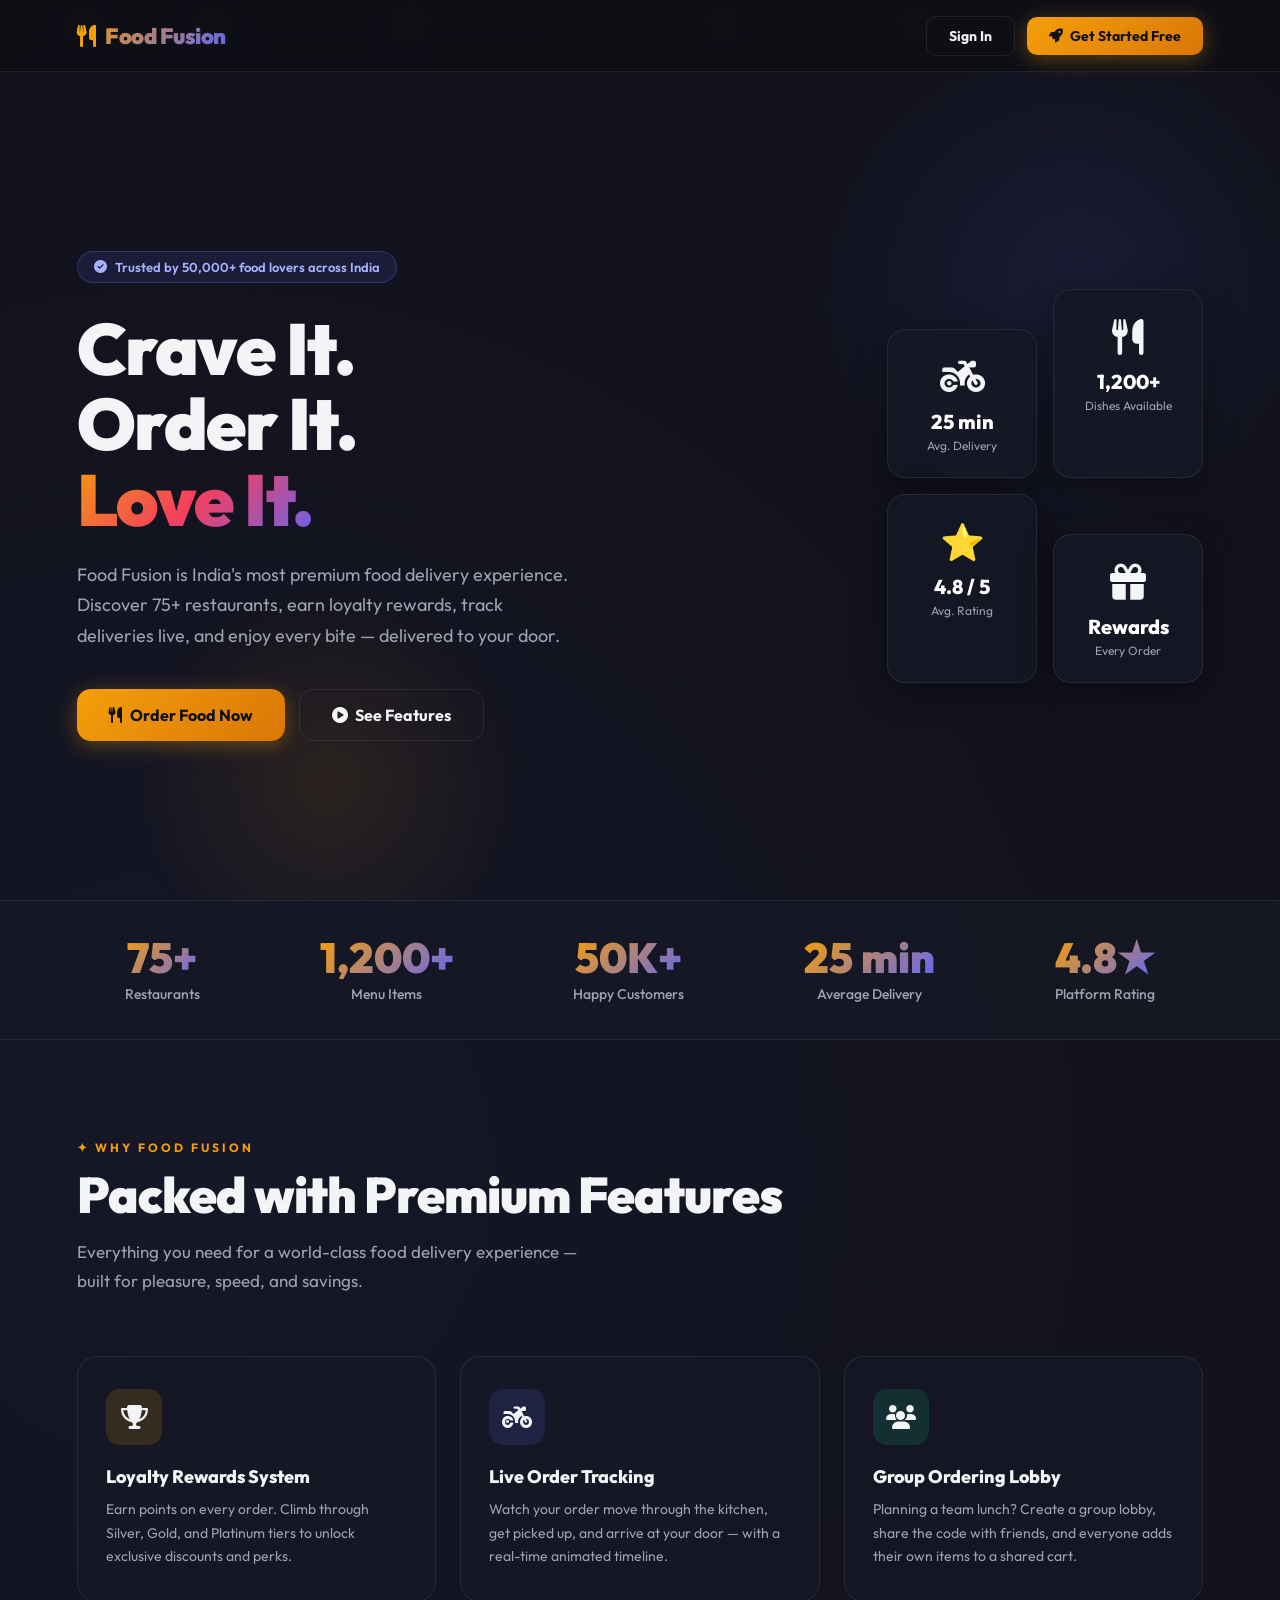
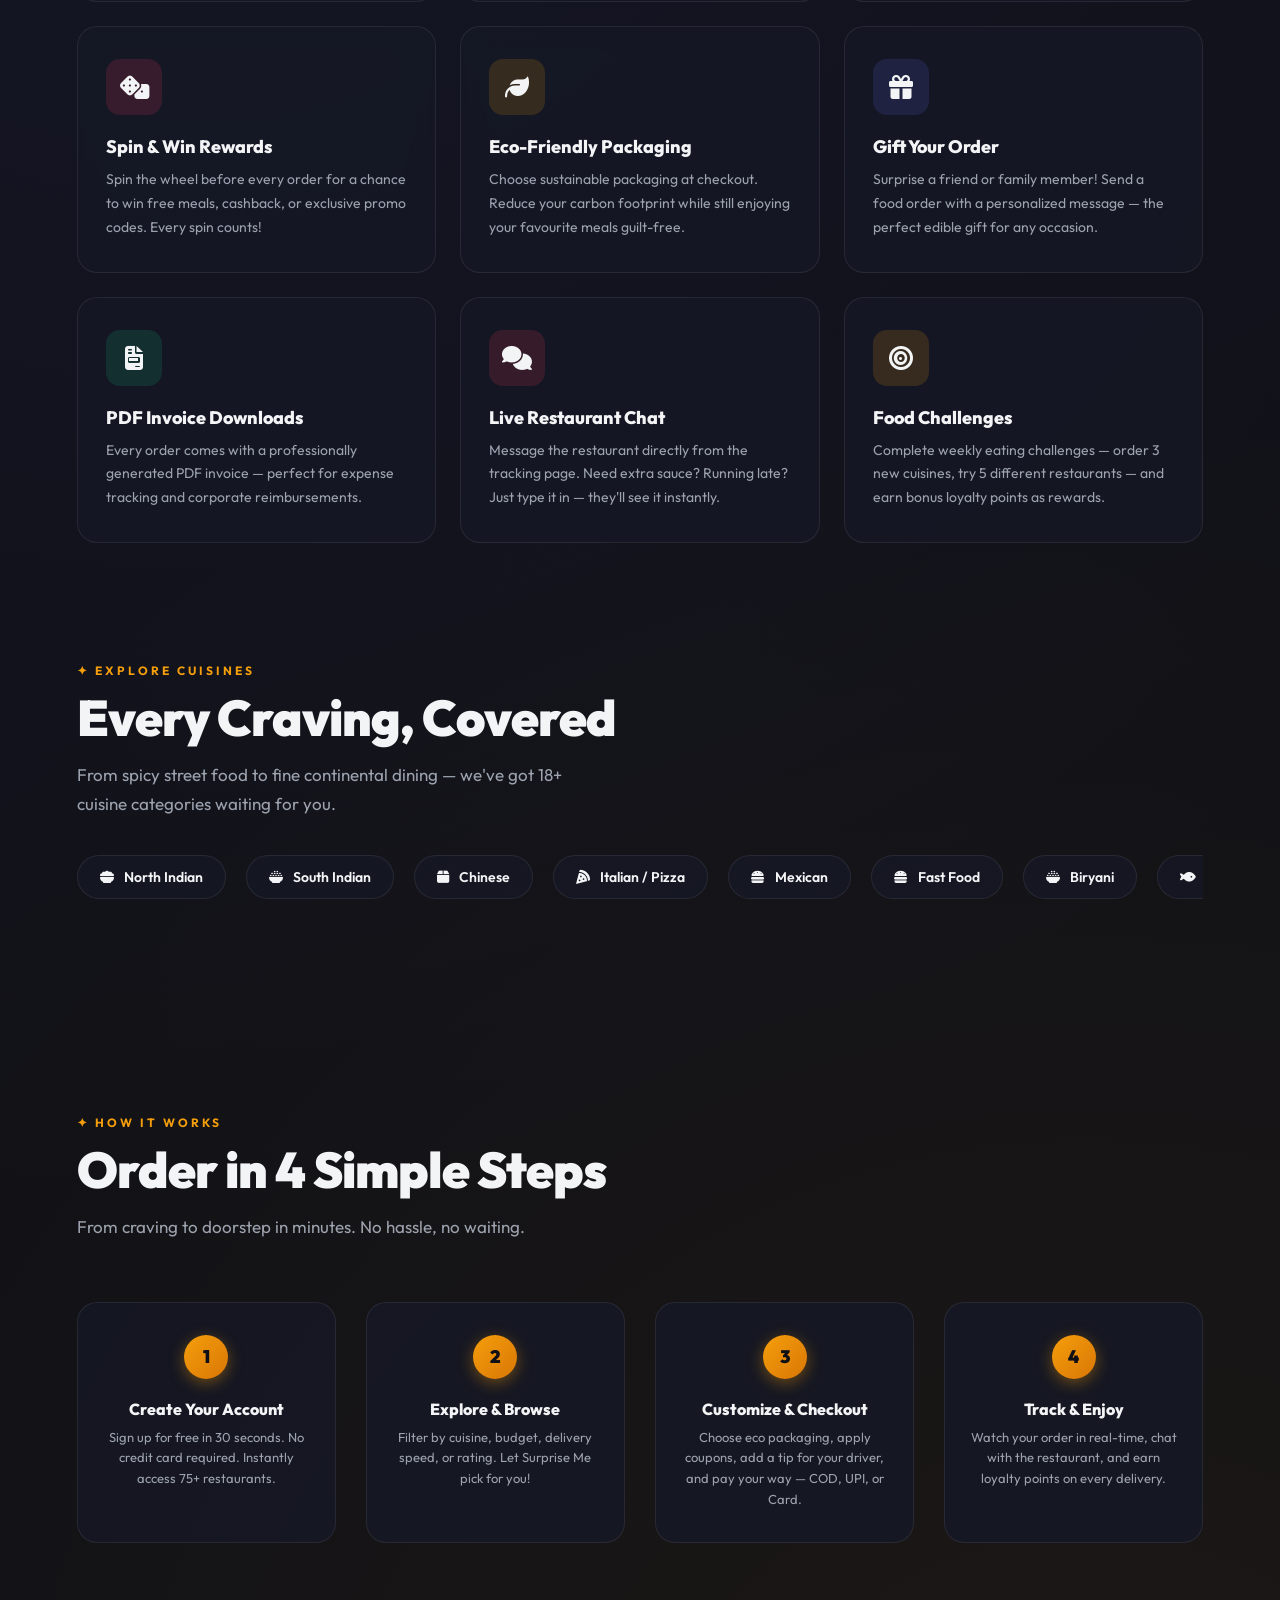
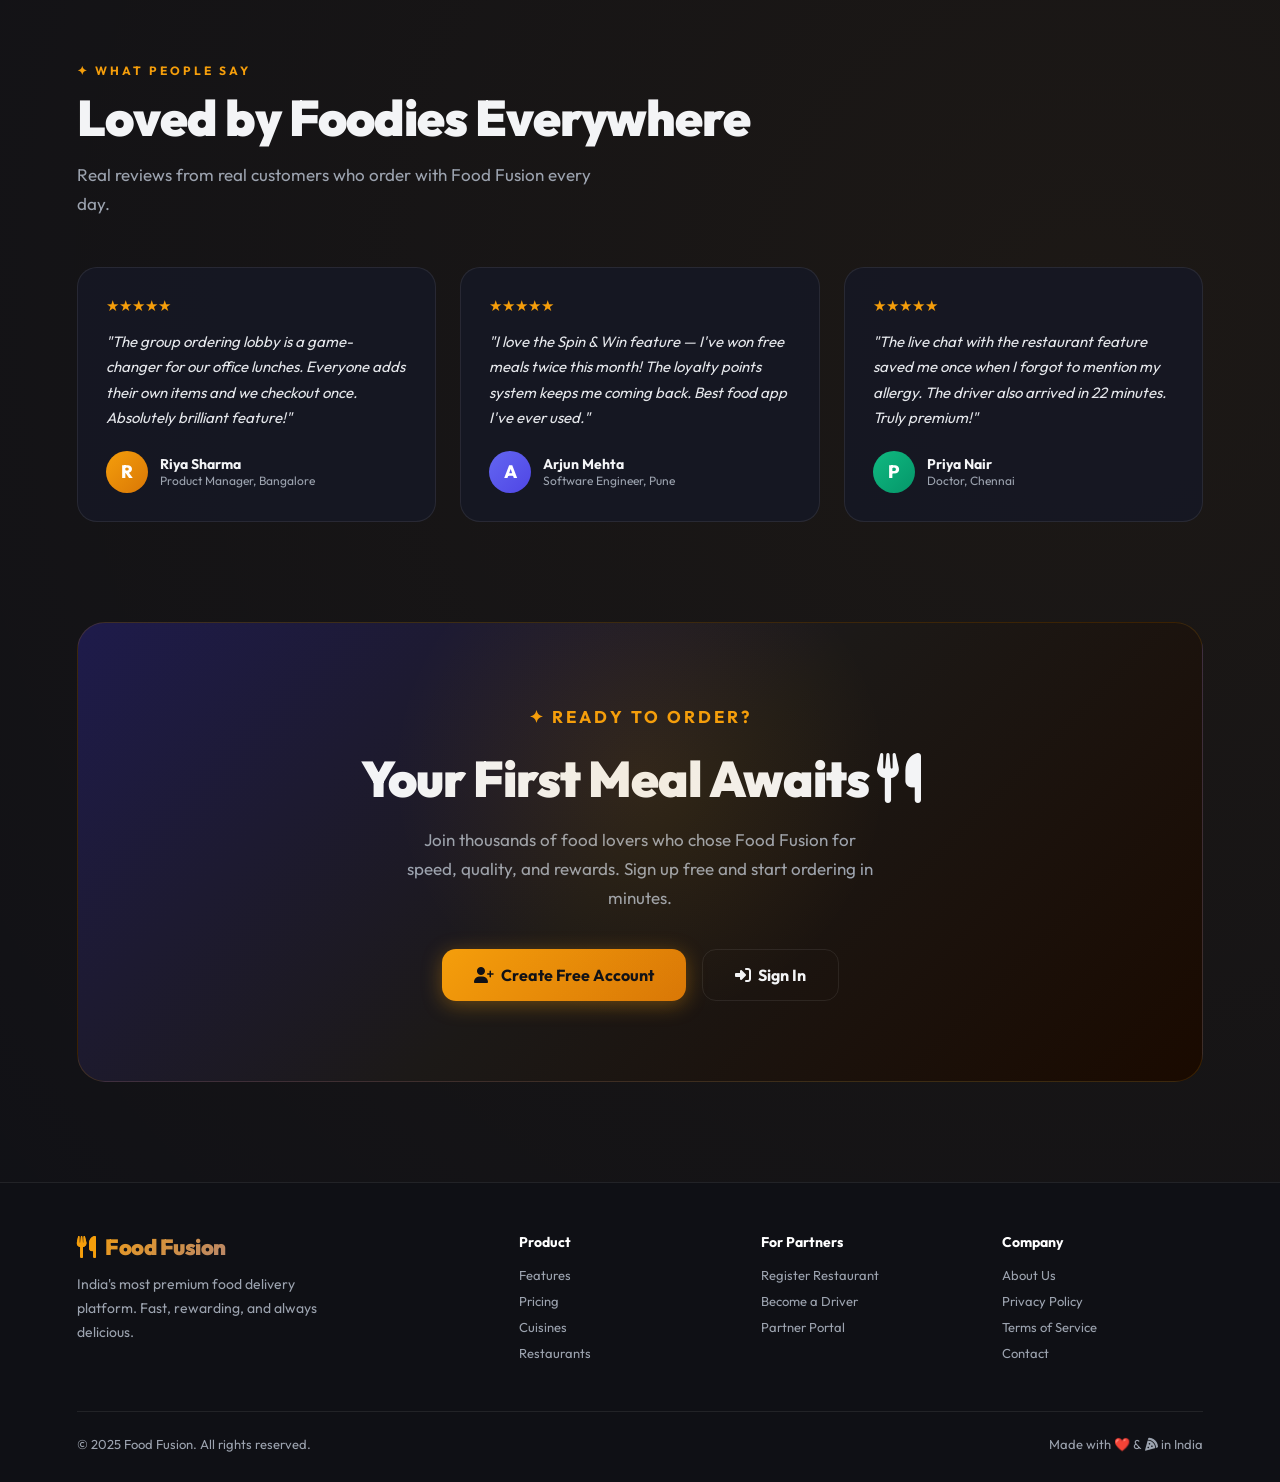
<file: src/main/resources/static/landing.html>
<!DOCTYPE html>
<html lang="en">
<head>
    <meta charset="UTF-8">
    <meta name="viewport" content="width=device-width, initial-scale=1.0">
    <meta name="description" content="Food Fusion — India's most premium food delivery experience. Discover restaurants, earn loyalty rewards, and enjoy lightning-fast delivery.">
    <title>Food Fusion — Premium Food Delivery</title>
    <link rel="icon" type="image/png" href="images/logo.png">
    <link rel="stylesheet" href="https://cdnjs.cloudflare.com/ajax/libs/font-awesome/6.4.0/css/all.min.css">
    <link href="https://fonts.googleapis.com/css2?family=Outfit:wght@300;400;500;600;700;800;900&display=swap" rel="stylesheet">
    <style>
        :root {
            --amber: #f59e0b;
            --indigo: #6366f1;
            --emerald: #10b981;
            --rose: #f43f5e;
            --dark: #0f1016;
            --card: rgba(22, 24, 37, 0.85);
            --border: rgba(255,255,255,0.08);
            --muted: #9ca3af;
        }

        * { margin: 0; padding: 0; box-sizing: border-box; }

        body {
            background: var(--dark);
            color: #f3f4f6;
            font-family: 'Outfit', sans-serif;
            overflow-x: hidden;
            background-image:
                radial-gradient(circle at 15% 25%, rgba(99,102,241,0.08) 0%, transparent 45%),
                radial-gradient(circle at 85% 75%, rgba(245,158,11,0.06) 0%, transparent 45%);
        }

        /* ─── NAVBAR ─── */
        nav {
            display: flex;
            justify-content: space-between;
            align-items: center;
            padding: 0 6%;
            height: 72px;
            position: sticky;
            top: 0;
            z-index: 100;
            background: rgba(15, 16, 22, 0.85);
            backdrop-filter: blur(16px);
            border-bottom: 1px solid var(--border);
        }

        .logo {
            font-size: 22px;
            font-weight: 900;
            background: linear-gradient(135deg, #f59e0b, #6366f1);
            -webkit-background-clip: text;
            -webkit-text-fill-color: transparent;
            display: flex;
            align-items: center;
            gap: 10px;
            letter-spacing: -0.5px;
        }

        .logo i { -webkit-text-fill-color: #f59e0b; }

        .nav-cta {
            display: flex;
            gap: 12px;
            align-items: center;
        }

        .btn {
            padding: 10px 22px;
            border-radius: 10px;
            font-weight: 700;
            font-size: 14px;
            border: none;
            cursor: pointer;
            text-decoration: none;
            display: inline-flex;
            align-items: center;
            gap: 7px;
            transition: all 0.25s ease;
            font-family: 'Outfit', sans-serif;
        }

        .btn-outline {
            background: transparent;
            border: 1.5px solid var(--border);
            color: #f3f4f6;
        }

        .btn-outline:hover { border-color: var(--amber); color: var(--amber); }

        .btn-primary {
            background: linear-gradient(135deg, #f59e0b, #d97706);
            color: #0f1016;
            box-shadow: 0 4px 20px rgba(245,158,11,0.35);
        }

        .btn-primary:hover {
            transform: translateY(-2px);
            box-shadow: 0 8px 28px rgba(245,158,11,0.45);
        }

        /* ─── HERO ─── */
        .hero {
            min-height: 92vh;
            display: flex;
            align-items: center;
            padding: 80px 6% 60px;
            position: relative;
            overflow: hidden;
        }

        .hero::before {
            content: '';
            position: absolute;
            width: 600px;
            height: 600px;
            background: radial-gradient(circle, rgba(99,102,241,0.12) 0%, transparent 70%);
            top: -100px;
            right: -100px;
            pointer-events: none;
        }

        .hero::after {
            content: '';
            position: absolute;
            width: 400px;
            height: 400px;
            background: radial-gradient(circle, rgba(245,158,11,0.1) 0%, transparent 70%);
            bottom: -80px;
            left: 10%;
            pointer-events: none;
        }

        .hero-content { max-width: 620px; z-index: 1; }

        .hero-badge {
            display: inline-flex;
            align-items: center;
            gap: 8px;
            background: rgba(99,102,241,0.12);
            border: 1px solid rgba(99,102,241,0.3);
            padding: 7px 16px;
            border-radius: 50px;
            font-size: 13px;
            font-weight: 600;
            color: #a5b4fc;
            margin-bottom: 28px;
            animation: slideDown 0.6s ease;
        }

        .hero h1 {
            font-size: clamp(42px, 6vw, 72px);
            font-weight: 900;
            line-height: 1.05;
            letter-spacing: -1.5px;
            margin-bottom: 22px;
            animation: slideUp 0.7s ease;
        }

        .hero h1 .gradient-text {
            background: linear-gradient(135deg, #f59e0b 0%, #f43f5e 50%, #6366f1 100%);
            -webkit-background-clip: text;
            -webkit-text-fill-color: transparent;
        }

        .hero p {
            font-size: 18px;
            color: var(--muted);
            line-height: 1.7;
            margin-bottom: 38px;
            max-width: 500px;
            animation: slideUp 0.8s ease;
        }

        .hero-actions {
            display: flex;
            gap: 14px;
            flex-wrap: wrap;
            animation: slideUp 0.9s ease;
        }

        .btn-large { padding: 15px 32px; font-size: 16px; border-radius: 14px; }

        .hero-floater {
            position: absolute;
            right: 6%;
            top: 50%;
            transform: translateY(-50%);
            display: grid;
            grid-template-columns: 1fr 1fr;
            gap: 16px;
            z-index: 1;
            animation: floatIn 1s ease;
        }

        @media (max-width: 900px) { .hero-floater { display: none; } }

        .float-card {
            background: var(--card);
            border: 1px solid var(--border);
            border-radius: 18px;
            padding: 24px;
            backdrop-filter: blur(12px);
            box-shadow: 0 8px 32px rgba(0,0,0,0.4);
            text-align: center;
            min-width: 150px;
            transition: transform 0.3s ease;
        }

        .float-card:hover { transform: translateY(-6px); }

        .float-card .icon { font-size: 36px; margin-bottom: 10px; }
        .float-card .label { font-size: 12px; color: var(--muted); }
        .float-card .value { font-size: 20px; font-weight: 800; color: #fff; margin: 4px 0; }

        /* ─── STATS ─── */
        .stats-bar {
            background: var(--card);
            border-top: 1px solid var(--border);
            border-bottom: 1px solid var(--border);
            padding: 36px 6%;
            display: flex;
            justify-content: space-around;
            flex-wrap: wrap;
            gap: 24px;
        }

        .stat-item { text-align: center; }
        .stat-num {
            font-size: 42px;
            font-weight: 900;
            background: linear-gradient(135deg, #f59e0b, #6366f1);
            -webkit-background-clip: text;
            -webkit-text-fill-color: transparent;
            line-height: 1;
        }
        .stat-label { font-size: 14px; color: var(--muted); margin-top: 6px; font-weight: 500; }

        /* ─── SECTIONS ─── */
        section { padding: 100px 6%; }

        .section-tag {
            font-size: 12px;
            font-weight: 700;
            letter-spacing: 3px;
            text-transform: uppercase;
            color: var(--amber);
            margin-bottom: 12px;
        }

        .section-title {
            font-size: clamp(32px, 4vw, 50px);
            font-weight: 900;
            letter-spacing: -1px;
            margin-bottom: 16px;
            line-height: 1.1;
        }

        .section-subtitle {
            font-size: 17px;
            color: var(--muted);
            line-height: 1.7;
            max-width: 520px;
            margin-bottom: 60px;
        }

        /* ─── FEATURES ─── */
        .features-grid {
            display: grid;
            grid-template-columns: repeat(auto-fit, minmax(280px, 1fr));
            gap: 24px;
        }

        .feature-card {
            background: var(--card);
            border: 1px solid var(--border);
            border-radius: 20px;
            padding: 32px 28px;
            backdrop-filter: blur(12px);
            transition: all 0.3s ease;
            position: relative;
            overflow: hidden;
        }

        .feature-card::before {
            content: '';
            position: absolute;
            inset: 0;
            background: linear-gradient(135deg, var(--glow-color, rgba(245,158,11,0)), transparent 60%);
            opacity: 0;
            transition: opacity 0.3s;
        }

        .feature-card:hover { transform: translateY(-6px); box-shadow: 0 20px 60px rgba(0,0,0,0.5); }
        .feature-card:hover::before { opacity: 1; }

        .feature-icon {
            width: 56px;
            height: 56px;
            border-radius: 14px;
            display: flex;
            align-items: center;
            justify-content: center;
            font-size: 24px;
            margin-bottom: 20px;
        }

        .feature-card h3 { font-size: 18px; font-weight: 800; margin-bottom: 10px; }
        .feature-card p { font-size: 14px; color: var(--muted); line-height: 1.7; }

        /* ─── CUISINES ─── */
        .cuisines-scroll {
            display: flex;
            gap: 20px;
            overflow-x: auto;
            padding-bottom: 16px;
            scrollbar-width: none;
        }

        .cuisines-scroll::-webkit-scrollbar { display: none; }

        .cuisine-pill {
            flex-shrink: 0;
            background: var(--card);
            border: 1px solid var(--border);
            border-radius: 50px;
            padding: 12px 22px;
            font-size: 14px;
            font-weight: 600;
            display: flex;
            align-items: center;
            gap: 10px;
            cursor: default;
            transition: all 0.2s ease;
            white-space: nowrap;
        }

        .cuisine-pill:hover { border-color: var(--amber); color: var(--amber); transform: scale(1.04); }
        .cuisine-pill span { font-size: 22px; }

        /* ─── HOW IT WORKS ─── */
        .steps-row {
            display: grid;
            grid-template-columns: repeat(auto-fit, minmax(220px, 1fr));
            gap: 30px;
        }

        .step-card {
            background: var(--card);
            border: 1px solid var(--border);
            border-radius: 20px;
            padding: 32px 24px;
            text-align: center;
            position: relative;
        }

        .step-num {
            width: 44px;
            height: 44px;
            border-radius: 50%;
            background: linear-gradient(135deg, #f59e0b, #d97706);
            color: #0f1016;
            font-weight: 900;
            font-size: 18px;
            display: flex;
            align-items: center;
            justify-content: center;
            margin: 0 auto 20px;
            box-shadow: 0 4px 16px rgba(245,158,11,0.4);
        }

        .step-card h3 { font-size: 16px; font-weight: 800; margin-bottom: 8px; }
        .step-card p { font-size: 13px; color: var(--muted); line-height: 1.6; }

        /* ─── TESTIMONIALS ─── */
        .testimonials-grid {
            display: grid;
            grid-template-columns: repeat(auto-fit, minmax(300px, 1fr));
            gap: 24px;
        }

        .testimonial-card {
            background: var(--card);
            border: 1px solid var(--border);
            border-radius: 20px;
            padding: 28px;
        }

        .stars { color: var(--amber); font-size: 15px; margin-bottom: 14px; }
        .testimonial-text { font-size: 15px; color: #e5e7eb; line-height: 1.7; margin-bottom: 20px; font-style: italic; }

        .reviewer {
            display: flex;
            align-items: center;
            gap: 12px;
        }

        .avatar {
            width: 42px;
            height: 42px;
            border-radius: 50%;
            display: flex;
            align-items: center;
            justify-content: center;
            font-size: 18px;
            font-weight: 800;
            color: #fff;
        }

        .reviewer-name { font-weight: 700; font-size: 14px; }
        .reviewer-role { font-size: 12px; color: var(--muted); }

        /* ─── CTA BANNER ─── */
        .cta-section {
            margin: 0 6% 100px;
            border-radius: 28px;
            background: linear-gradient(135deg, #1e1b4b 0%, #1c1917 50%, #1a0a00 100%);
            border: 1px solid rgba(245,158,11,0.15);
            padding: 80px 60px;
            text-align: center;
            position: relative;
            overflow: hidden;
        }

        .cta-section::before {
            content: '';
            position: absolute;
            width: 500px;
            height: 500px;
            background: radial-gradient(circle, rgba(245,158,11,0.1) 0%, transparent 70%);
            top: -100px;
            left: 50%;
            transform: translateX(-50%);
            pointer-events: none;
        }

        .cta-section h2 { font-size: clamp(28px, 4vw, 50px); font-weight: 900; margin-bottom: 16px; letter-spacing: -1px; }
        .cta-section p { font-size: 17px; color: var(--muted); max-width: 480px; margin: 0 auto 36px; line-height: 1.7; }

        /* ─── FOOTER ─── */
        footer {
            background: rgba(15,16,22,0.95);
            border-top: 1px solid var(--border);
            padding: 50px 6% 30px;
        }

        .footer-grid {
            display: grid;
            grid-template-columns: 2fr 1fr 1fr 1fr;
            gap: 40px;
            margin-bottom: 40px;
        }

        @media (max-width: 768px) { .footer-grid { grid-template-columns: 1fr 1fr; } }

        .footer-brand p { font-size: 14px; color: var(--muted); line-height: 1.7; margin-top: 12px; max-width: 260px; }

        .footer-col h4 { font-size: 14px; font-weight: 700; margin-bottom: 16px; color: #fff; }
        .footer-col a {
            display: block;
            font-size: 13px;
            color: var(--muted);
            text-decoration: none;
            margin-bottom: 10px;
            transition: color 0.2s;
            cursor: default;
        }
        .footer-col a:hover { color: var(--amber); }

        .footer-bottom {
            border-top: 1px solid var(--border);
            padding-top: 24px;
            display: flex;
            justify-content: space-between;
            align-items: center;
            flex-wrap: wrap;
            gap: 12px;
            font-size: 13px;
            color: var(--muted);
        }

        /* ─── ANIMATIONS ─── */
        @keyframes slideDown { from { opacity:0; transform:translateY(-20px); } to { opacity:1; transform:translateY(0); } }
        @keyframes slideUp   { from { opacity:0; transform:translateY(30px); } to { opacity:1; transform:translateY(0); } }
        @keyframes floatIn   { from { opacity:0; transform:translateY(-50%) translateX(40px); } to { opacity:1; transform:translateY(-50%) translateX(0); } }

        @keyframes pulse-glow {
            0%, 100% { box-shadow: 0 0 0 0 rgba(245,158,11,0.4); }
            50% { box-shadow: 0 0 0 12px rgba(245,158,11,0); }
        }

        .pulse { animation: pulse-glow 2.5s infinite; }

        /* Floating food emojis bg */
        .food-bg-emoji {
            position: fixed;
            font-size: 2.5rem;
            opacity: 0.03;
            pointer-events: none;
            animation: floatEmoji linear infinite;
            z-index: 0;
        }

        @keyframes floatEmoji {
            from { transform: translateY(110vh) rotate(0deg); }
            to   { transform: translateY(-10vh) rotate(360deg); }
        }
    </style>
</head>
<body>

    <!-- Ambient floating food emojis -->
    <div class="food-bg-emoji" style="left:5%;  animation-duration:18s; animation-delay:0s;"><i class="fa-solid fa-pizza-slice"></i></div>
    <div class="food-bg-emoji" style="left:15%; animation-duration:22s; animation-delay:3s;"><i class="fa-solid fa-burger"></i></div>
    <div class="food-bg-emoji" style="left:30%; animation-duration:16s; animation-delay:6s;">🍣</div>
    <div class="food-bg-emoji" style="left:55%; animation-duration:20s; animation-delay:1s;"><i class="fa-solid fa-burger"></i></div>
    <div class="food-bg-emoji" style="left:70%; animation-duration:24s; animation-delay:4s;"><i class="fa-solid fa-bowl-food"></i></div>
    <div class="food-bg-emoji" style="left:85%; animation-duration:17s; animation-delay:8s;"><i class="fa-solid fa-ice-cream"></i></div>

    <!-- ═══════ NAVBAR ═══════ -->
    <nav>
        <div class="logo">
            <i class="fa-solid fa-utensils"></i>
            Food Fusion
        </div>
        <div class="nav-cta">
            <a href="/app" class="btn btn-outline">Sign In</a>
            <a href="/app#/register" class="btn btn-primary pulse">
                <i class="fa-solid fa-rocket"></i> Get Started Free
            </a>
        </div>
    </nav>

    <!-- ═══════ HERO ═══════ -->
    <section class="hero">
        <div class="hero-content">
            <div class="hero-badge">
                <i class="fa-solid fa-circle-check"></i>
                Trusted by 50,000+ food lovers across India
            </div>
            <h1>
                Crave It.<br>
                Order It.<br>
                <span class="gradient-text">Love It.</span>
            </h1>
            <p>Food Fusion is India's most premium food delivery experience. Discover 75+ restaurants, earn loyalty rewards, track deliveries live, and enjoy every bite — delivered to your door.</p>
            <div class="hero-actions">
                <a href="/app" class="btn btn-primary btn-large">
                    <i class="fa-solid fa-utensils"></i> Order Food Now
                </a>
                <a href="#features" class="btn btn-outline btn-large">
                    <i class="fa-solid fa-play-circle"></i> See Features
                </a>
            </div>
        </div>

        <!-- Floating Stats Cards -->
        <div class="hero-floater">
            <div class="float-card" style="margin-top:40px;">
                <div class="icon"><i class="fa-solid fa-motorcycle"></i></div>
                <div class="value">25 min</div>
                <div class="label">Avg. Delivery</div>
            </div>
            <div class="float-card">
                <div class="icon"><i class="fa-solid fa-utensils"></i></div>
                <div class="value">1,200+</div>
                <div class="label">Dishes Available</div>
            </div>
            <div class="float-card">
                <div class="icon">⭐</div>
                <div class="value">4.8 / 5</div>
                <div class="label">Avg. Rating</div>
            </div>
            <div class="float-card" style="margin-top:40px;">
                <div class="icon"><i class="fa-solid fa-gift"></i></div>
                <div class="value">Rewards</div>
                <div class="label">Every Order</div>
            </div>
        </div>
    </section>

    <!-- ═══════ STATS BAR ═══════ -->
    <div class="stats-bar">
        <div class="stat-item">
            <div class="stat-num">75+</div>
            <div class="stat-label">Restaurants</div>
        </div>
        <div class="stat-item">
            <div class="stat-num">1,200+</div>
            <div class="stat-label">Menu Items</div>
        </div>
        <div class="stat-item">
            <div class="stat-num">50K+</div>
            <div class="stat-label">Happy Customers</div>
        </div>
        <div class="stat-item">
            <div class="stat-num">25 min</div>
            <div class="stat-label">Average Delivery</div>
        </div>
        <div class="stat-item">
            <div class="stat-num">4.8★</div>
            <div class="stat-label">Platform Rating</div>
        </div>
    </div>

    <!-- ═══════ FEATURES ═══════ -->
    <section id="features">
        <p class="section-tag">✦ Why Food Fusion</p>
        <h2 class="section-title">Packed with Premium Features</h2>
        <p class="section-subtitle">Everything you need for a world-class food delivery experience — built for pleasure, speed, and savings.</p>

        <div class="features-grid">
            <div class="feature-card" style="--glow-color: rgba(245,158,11,0.08);">
                <div class="feature-icon" style="background: rgba(245,158,11,0.15);"><i class="fa-solid fa-trophy"></i></div>
                <h3>Loyalty Rewards System</h3>
                <p>Earn points on every order. Climb through Silver, Gold, and Platinum tiers to unlock exclusive discounts and perks.</p>
            </div>
            <div class="feature-card" style="--glow-color: rgba(99,102,241,0.08);">
                <div class="feature-icon" style="background: rgba(99,102,241,0.15);"><i class="fa-solid fa-motorcycle"></i></div>
                <h3>Live Order Tracking</h3>
                <p>Watch your order move through the kitchen, get picked up, and arrive at your door — with a real-time animated timeline.</p>
            </div>
            <div class="feature-card" style="--glow-color: rgba(16,185,129,0.08);">
                <div class="feature-icon" style="background: rgba(16,185,129,0.15);"><i class="fa-solid fa-users"></i></div>
                <h3>Group Ordering Lobby</h3>
                <p>Planning a team lunch? Create a group lobby, share the code with friends, and everyone adds their own items to a shared cart.</p>
            </div>
            <div class="feature-card" style="--glow-color: rgba(244,63,94,0.08);">
                <div class="feature-icon" style="background: rgba(244,63,94,0.15);"><i class="fa-solid fa-dice"></i></div>
                <h3>Spin & Win Rewards</h3>
                <p>Spin the wheel before every order for a chance to win free meals, cashback, or exclusive promo codes. Every spin counts!</p>
            </div>
            <div class="feature-card" style="--glow-color: rgba(245,158,11,0.08);">
                <div class="feature-icon" style="background: rgba(245,158,11,0.15);"><i class="fa-solid fa-leaf"></i></div>
                <h3>Eco-Friendly Packaging</h3>
                <p>Choose sustainable packaging at checkout. Reduce your carbon footprint while still enjoying your favourite meals guilt-free.</p>
            </div>
            <div class="feature-card" style="--glow-color: rgba(99,102,241,0.08);">
                <div class="feature-icon" style="background: rgba(99,102,241,0.15);"><i class="fa-solid fa-gift"></i></div>
                <h3>Gift Your Order</h3>
                <p>Surprise a friend or family member! Send a food order with a personalized message — the perfect edible gift for any occasion.</p>
            </div>
            <div class="feature-card" style="--glow-color: rgba(16,185,129,0.08);">
                <div class="feature-icon" style="background: rgba(16,185,129,0.15);"><i class="fa-solid fa-file-invoice"></i></div>
                <h3>PDF Invoice Downloads</h3>
                <p>Every order comes with a professionally generated PDF invoice — perfect for expense tracking and corporate reimbursements.</p>
            </div>
            <div class="feature-card" style="--glow-color: rgba(244,63,94,0.08);">
                <div class="feature-icon" style="background: rgba(244,63,94,0.15);"><i class="fa-solid fa-comments"></i></div>
                <h3>Live Restaurant Chat</h3>
                <p>Message the restaurant directly from the tracking page. Need extra sauce? Running late? Just type it in — they'll see it instantly.</p>
            </div>
            <div class="feature-card" style="--glow-color: rgba(245,158,11,0.08);">
                <div class="feature-icon" style="background: rgba(245,158,11,0.15);"><i class="fa-solid fa-bullseye"></i></div>
                <h3>Food Challenges</h3>
                <p>Complete weekly eating challenges — order 3 new cuisines, try 5 different restaurants — and earn bonus loyalty points as rewards.</p>
            </div>
        </div>
    </section>

    <!-- ═══════ CUISINES ═══════ -->
    <section style="padding-top: 20px;">
        <p class="section-tag">✦ Explore Cuisines</p>
        <h2 class="section-title">Every Craving, Covered</h2>
        <p class="section-subtitle" style="margin-bottom: 36px;">From spicy street food to fine continental dining — we've got 18+ cuisine categories waiting for you.</p>
        <div class="cuisines-scroll">
            <div class="cuisine-pill"><i class="fa-solid fa-bowl-food"></i> North Indian</div>
            <div class="cuisine-pill"><i class="fa-solid fa-bowl-rice"></i> South Indian</div>
            <div class="cuisine-pill"><i class="fa-solid fa-box"></i> Chinese</div>
            <div class="cuisine-pill"><i class="fa-solid fa-pizza-slice"></i> Italian / Pizza</div>
            <div class="cuisine-pill"><i class="fa-solid fa-burger"></i> Mexican</div>
            <div class="cuisine-pill"><i class="fa-solid fa-burger"></i> Fast Food</div>
            <div class="cuisine-pill"><i class="fa-solid fa-bowl-rice"></i> Biryani</div>
            <div class="cuisine-pill"><i class="fa-solid fa-fish"></i> Seafood</div>
            <div class="cuisine-pill"><i class="fa-solid fa-drumstick-bite"></i> Mughlai</div>
            <div class="cuisine-pill"><i class="fa-solid fa-bowl-food"></i> Thai</div>
            <div class="cuisine-pill"><i class="fa-solid fa-box"></i> Japanese</div>
            <div class="cuisine-pill"><i class="fa-solid fa-carrot"></i> Continental</div>
            <div class="cuisine-pill"><i class="fa-solid fa-ice-cream"></i> Bakery & Desserts</div>
            <div class="cuisine-pill"><i class="fa-solid fa-mug-hot"></i> Beverages & Juices</div>
            <div class="cuisine-pill"><i class="fa-solid fa-hotdog"></i> Street Food</div>
            <div class="cuisine-pill"><i class="fa-solid fa-seedling"></i> Vegan</div>
            <div class="cuisine-pill"><i class="fa-solid fa-carrot"></i> Healthy & Salads</div>
        </div>
    </section>

    <!-- ═══════ HOW IT WORKS ═══════ -->
    <section>
        <p class="section-tag">✦ How It Works</p>
        <h2 class="section-title">Order in 4 Simple Steps</h2>
        <p class="section-subtitle">From craving to doorstep in minutes. No hassle, no waiting.</p>

        <div class="steps-row">
            <div class="step-card">
                <div class="step-num">1</div>
                <h3>Create Your Account</h3>
                <p>Sign up for free in 30 seconds. No credit card required. Instantly access 75+ restaurants.</p>
            </div>
            <div class="step-card">
                <div class="step-num">2</div>
                <h3>Explore & Browse</h3>
                <p>Filter by cuisine, budget, delivery speed, or rating. Let Surprise Me pick for you!</p>
            </div>
            <div class="step-card">
                <div class="step-num">3</div>
                <h3>Customize & Checkout</h3>
                <p>Choose eco packaging, apply coupons, add a tip for your driver, and pay your way — COD, UPI, or Card.</p>
            </div>
            <div class="step-card">
                <div class="step-num">4</div>
                <h3>Track & Enjoy</h3>
                <p>Watch your order in real-time, chat with the restaurant, and earn loyalty points on every delivery.</p>
            </div>
        </div>
    </section>

    <!-- ═══════ TESTIMONIALS ═══════ -->
    <section style="padding-top: 20px;">
        <p class="section-tag">✦ What People Say</p>
        <h2 class="section-title">Loved by Foodies Everywhere</h2>
        <p class="section-subtitle" style="margin-bottom: 48px;">Real reviews from real customers who order with Food Fusion every day.</p>

        <div class="testimonials-grid">
            <div class="testimonial-card">
                <div class="stars">★★★★★</div>
                <p class="testimonial-text">"The group ordering lobby is a game-changer for our office lunches. Everyone adds their own items and we checkout once. Absolutely brilliant feature!"</p>
                <div class="reviewer">
                    <div class="avatar" style="background: linear-gradient(135deg, #f59e0b, #d97706);">R</div>
                    <div>
                        <div class="reviewer-name">Riya Sharma</div>
                        <div class="reviewer-role">Product Manager, Bangalore</div>
                    </div>
                </div>
            </div>

            <div class="testimonial-card">
                <div class="stars">★★★★★</div>
                <p class="testimonial-text">"I love the Spin & Win feature — I've won free meals twice this month! The loyalty points system keeps me coming back. Best food app I've ever used."</p>
                <div class="reviewer">
                    <div class="avatar" style="background: linear-gradient(135deg, #6366f1, #4f46e5);">A</div>
                    <div>
                        <div class="reviewer-name">Arjun Mehta</div>
                        <div class="reviewer-role">Software Engineer, Pune</div>
                    </div>
                </div>
            </div>

            <div class="testimonial-card">
                <div class="stars">★★★★★</div>
                <p class="testimonial-text">"The live chat with the restaurant feature saved me once when I forgot to mention my allergy. The driver also arrived in 22 minutes. Truly premium!"</p>
                <div class="reviewer">
                    <div class="avatar" style="background: linear-gradient(135deg, #10b981, #059669);">P</div>
                    <div>
                        <div class="reviewer-name">Priya Nair</div>
                        <div class="reviewer-role">Doctor, Chennai</div>
                    </div>
                </div>
            </div>
        </div>
    </section>

    <!-- ═══════ CTA BANNER ═══════ -->
    <div class="cta-section">
        <p class="section-tag" style="color: var(--amber); margin-bottom: 16px;">✦ Ready to Order?</p>
        <h2>Your First Meal Awaits <i class="fa-solid fa-utensils"></i></h2>
        <p>Join thousands of food lovers who chose Food Fusion for speed, quality, and rewards. Sign up free and start ordering in minutes.</p>
        <div style="display:flex; gap:16px; justify-content:center; flex-wrap:wrap;">
            <a href="/app#/register" class="btn btn-primary btn-large pulse">
                <i class="fa-solid fa-user-plus"></i> Create Free Account
            </a>
            <a href="/app" class="btn btn-outline btn-large">
                <i class="fa-solid fa-right-to-bracket"></i> Sign In
            </a>
        </div>
    </div>

    <!-- ═══════ FOOTER ═══════ -->
    <footer>
        <div class="footer-grid">
            <div class="footer-brand">
                <div class="logo" style="margin-bottom:4px;">
                    <i class="fa-solid fa-utensils"></i> Food Fusion
                </div>
                <p>India's most premium food delivery platform. Fast, rewarding, and always delicious.</p>
            </div>
            <div class="footer-col">
                <h4>Product</h4>
                <a href="#features">Features</a>
                <a href="#">Pricing</a>
                <a href="#">Cuisines</a>
                <a href="#">Restaurants</a>
            </div>
            <div class="footer-col">
                <h4>For Partners</h4>
                <a href="/app#/register">Register Restaurant</a>
                <a href="/app#/register">Become a Driver</a>
                <a href="#">Partner Portal</a>
            </div>
            <div class="footer-col">
                <h4>Company</h4>
                <a href="#">About Us</a>
                <a href="#">Privacy Policy</a>
                <a href="#">Terms of Service</a>
                <a href="#">Contact</a>
            </div>
        </div>
        <div class="footer-bottom">
            <span>© 2025 Food Fusion. All rights reserved.</span>
            <span>Made with ❤️ &amp; <i class="fa-solid fa-pizza-slice"></i> in India</span>
        </div>
    </footer>

</body>
</html>
</file>
